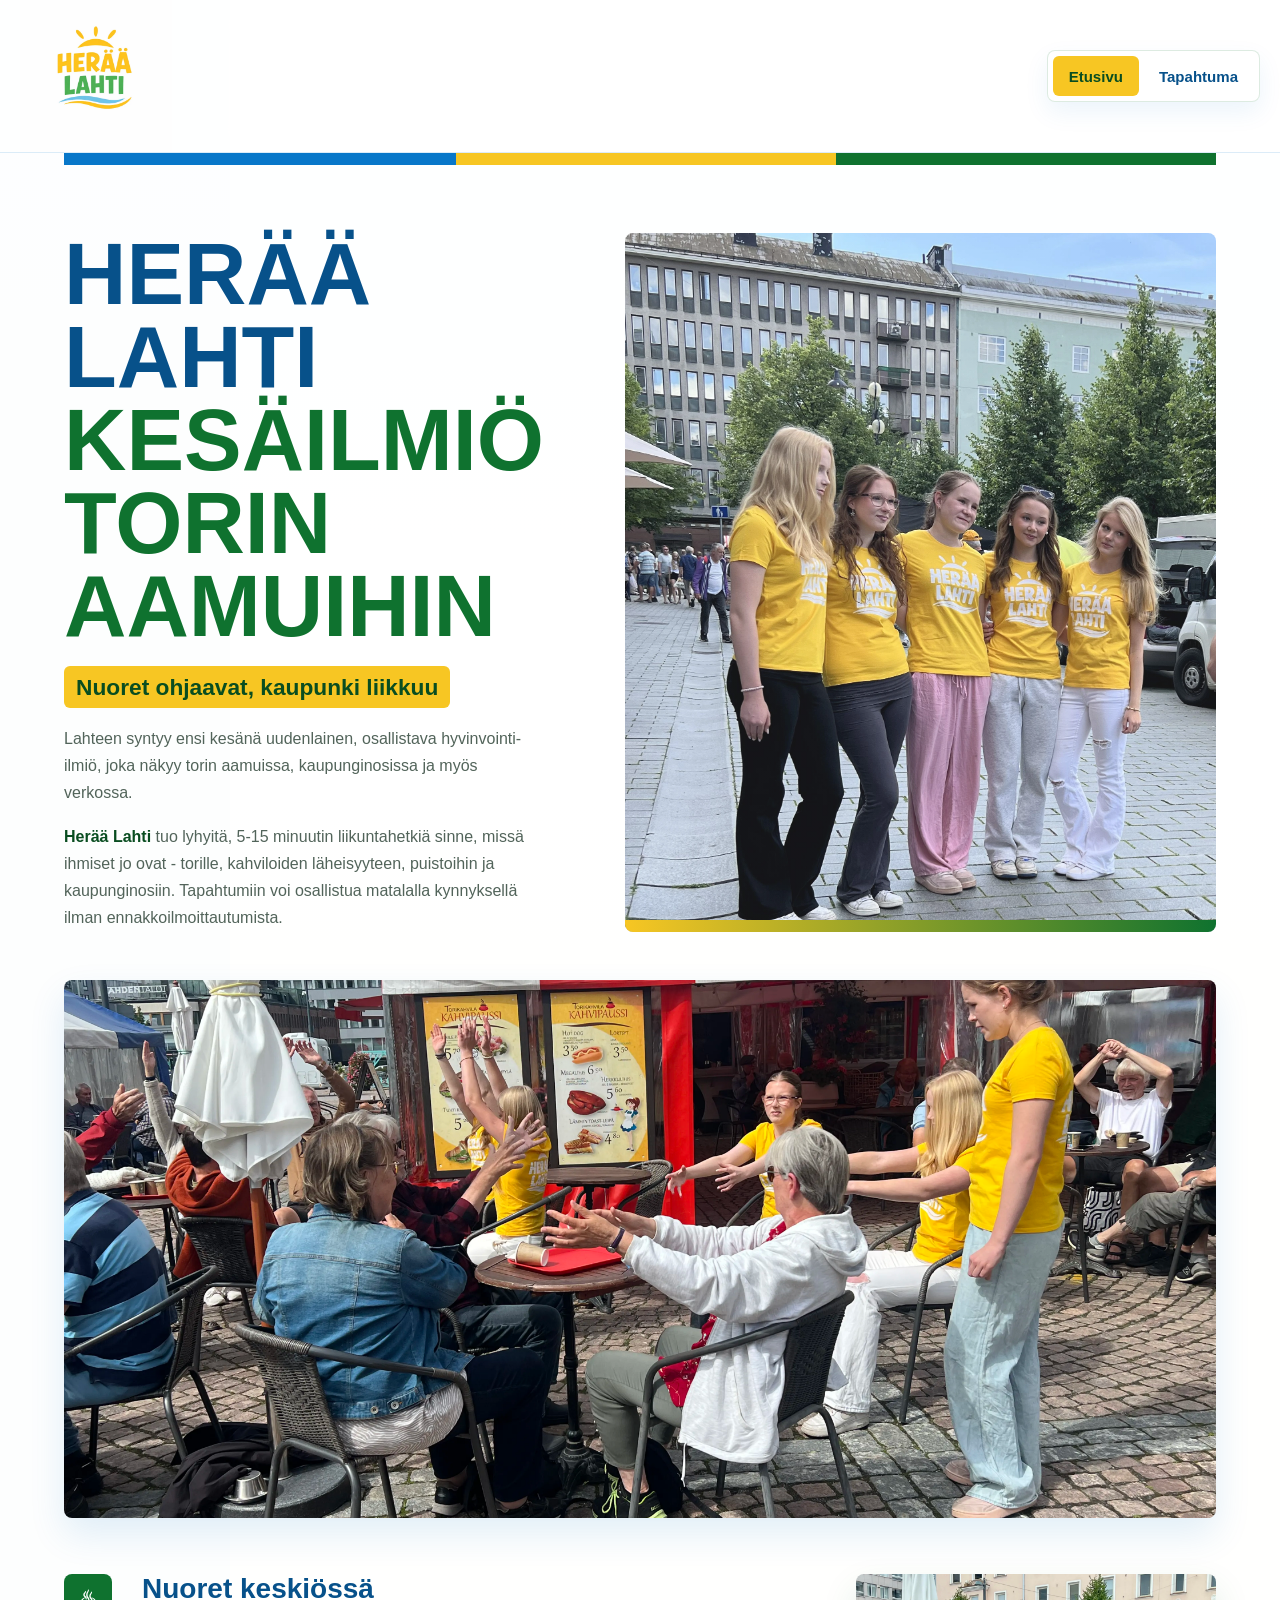
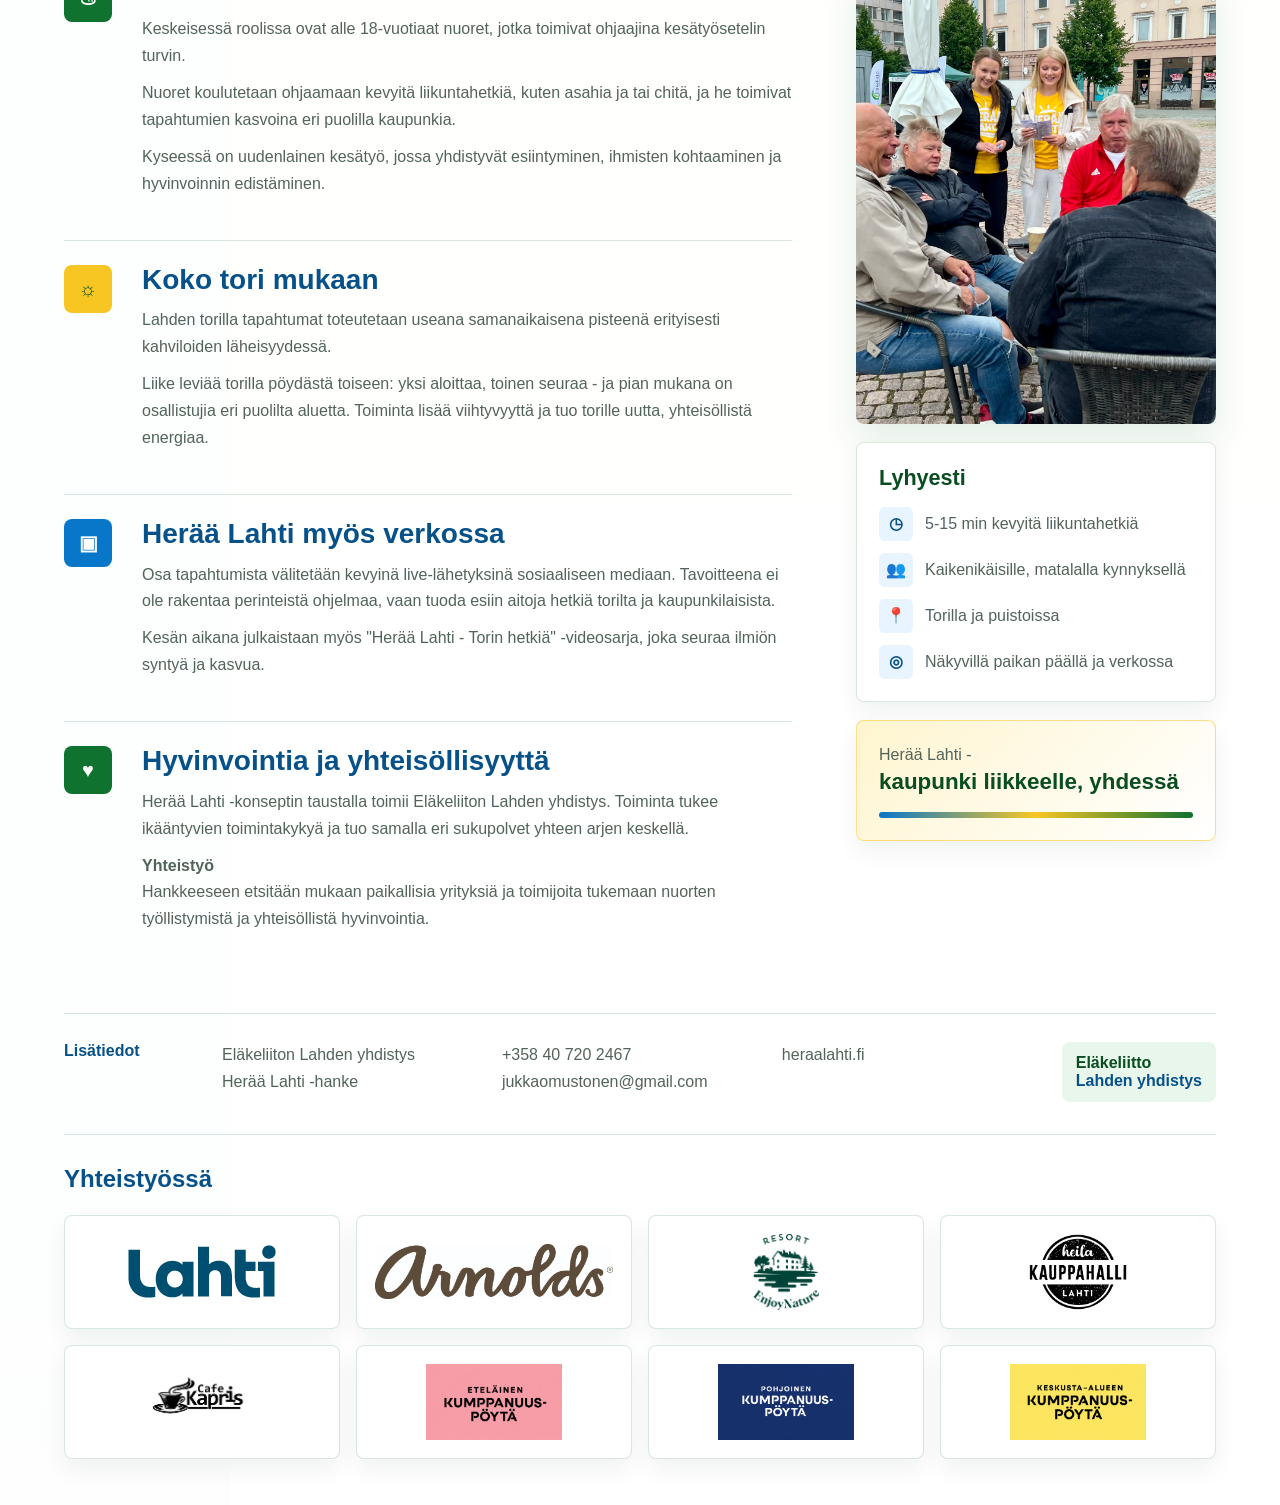
<file: zoner-upload-ascii/index.html>
﻿<!DOCTYPE html>
<html lang="fi">
<head>
  <meta charset="UTF-8">
  <meta name="viewport" content="width=device-width, initial-scale=1.0">
  <title>Herää Lahti | Aamuliikuntaa Lahden torilla kesällä 2026</title>
  <meta name="description" content="Herää Lahti tuo maksuttomia 5-15 minuutin aamuliikuntahetkiä Lahden torille, puistoihin ja kaupunginosiin kesällä 2026. Tule mukaan matalalla kynnyksellä.">
  <meta name="robots" content="index, follow">
  <meta name="author" content="Eläkeliiton Lahden yhdistys">
  <meta name="theme-color" content="#f8d24a">
  <meta name="google-site-verification" content="apN7SmQqGhSXGgotuvpvVWL4LRYgi6kCBspBcqQ1Phw">

  <meta property="og:type" content="website">
  <meta property="og:locale" content="fi_FI">
  <meta property="og:site_name" content="Herää Lahti">
  <meta property="og:title" content="Herää Lahti - aamuliikuntaa Lahden torilla">
  <meta property="og:description" content="Lyhyitä, maksuttomia liikuntahetkiä Lahden torilla ja kaupunkitilassa kesällä 2026. Kaikille avoin tapahtuma ilman ennakkoilmoittautumista.">
  <meta property="og:image" content="https://heraalahti.fi/images/heraa.webp">

  <meta name="twitter:card" content="summary_large_image">
  <meta name="twitter:title" content="Herää Lahti - aamuliikuntaa Lahden torilla">
  <meta name="twitter:description" content="Matalan kynnyksen 5-15 minuutin liikuntahetkiä Lahden torilla kesällä 2026.">
  <meta name="twitter:image" content="https://heraalahti.fi/images/heraa.webp">

  <link rel="canonical" href="https://heraalahti.fi/">
  <link rel="alternate" hreflang="fi" href="https://heraalahti.fi/">
  <link rel="stylesheet" href="style.css?v=20260709-1">
  <script type="application/ld+json">
    {
      "@context": "https://schema.org",
      "@graph": [
        {
          "@type": "Organization",
          "@id": "https://heraalahti.fi/#organization",
          "name": "Eläkeliiton Lahden yhdistys",
          "url": "https://heraalahti.fi/",
          "email": "jukkaomustonen@gmail.com",
          "telephone": "+358407202467"
        },
        {
          "@type": "WebSite",
          "@id": "https://heraalahti.fi/#website",
          "name": "Herää Lahti",
          "url": "https://heraalahti.fi/",
          "inLanguage": "fi",
          "publisher": {
            "@id": "https://heraalahti.fi/#organization"
          }
        },
        {
          "@type": "Event",
          "@id": "https://heraalahti.fi/#heraa-lahti-2026",
          "name": "Herää Lahti - aamuliikuntahetki Lahden torilla",
          "description": "Herää Lahti tarjoaa maksuttomia 5-15 minuutin liikuntahetkiä Lahden torilla, puistoissa ja kaupunginosissa kesällä 2026.",
          "image": "https://heraalahti.fi/images/heraa.webp",
          "startDate": "2026-06-02",
          "endDate": "2026-08-31",
          "eventAttendanceMode": "https://schema.org/OfflineEventAttendanceMode",
          "eventStatus": "https://schema.org/EventScheduled",
          "isAccessibleForFree": true,
          "offers": {
            "@type": "Offer",
            "url": "https://heraalahti.fi/#tapahtuma",
            "price": 0,
            "priceCurrency": "EUR",
            "availability": "https://schema.org/InStock"
          },
          "performer": {
            "@type": "PerformingGroup",
            "name": "Herää Lahti -ohjaajat"
          },
          "location": {
            "@type": "Place",
            "name": "Lahden tori",
            "address": {
              "@type": "PostalAddress",
              "addressLocality": "Lahti",
              "addressCountry": "FI"
            }
          },
          "organizer": {
            "@id": "https://heraalahti.fi/#organization"
          }
        }
      ]
    }
  </script>
</head>

<body>
  <header class="site-header">
    <nav class="top-nav" aria-label="Päänavigaatio">
      <a class="nav-logo" href="#etusivu" data-tab-link="etusivu">
        <img src="images/heraa-logo.webp" alt="Herää Lahti">
      </a>
      <div class="nav-links">
        <a class="nav-link active" href="#etusivu" data-tab-link="etusivu" aria-current="page">Etusivu</a>
        <a class="nav-link" href="#tapahtuma" data-tab-link="tapahtuma">Tapahtuma</a>
      </div>
    </nav>
  </header>

  <main class="page tab-panel active media-page" id="etusivu" data-tab-panel>
    <article class="media-release">
      <section class="media-hero">
        <div class="media-copy">
          
          <h1>Herää Lahti <span>Kesäilmiö torin aamuihin</span></h1>
          <h2>Nuoret ohjaavat, kaupunki liikkuu</h2>
          <p>Lahteen syntyy ensi kesänä uudenlainen, osallistava hyvinvointi-ilmiö, joka näkyy torin aamuissa, kaupunginosissa ja myös verkossa.</p>
          <p><strong>Herää Lahti</strong> tuo lyhyitä, 5-15 minuutin liikuntahetkiä sinne, missä ihmiset jo ovat - torille, kahviloiden läheisyyteen, puistoihin ja kaupunginosiin. Tapahtumiin voi osallistua matalalla kynnyksellä ilman ennakkoilmoittautumista.</p>
        </div>

        <div class="media-brand">
        </div>
      </section>

      <figure class="media-feature-photo">
        <img src="images/jumppa.webp" alt="Herää Lahti -jumppahetki torilla">
      </figure>

      <section class="media-main">
        <div class="media-sections">
          <div class="media-info">
            <div class="media-icon green-icon">♨</div>
            <div>
              <h3>Nuoret keskiössä</h3>
              <p>Keskeisessä roolissa ovat alle 18-vuotiaat nuoret, jotka toimivat ohjaajina kesätyösetelin turvin.</p>
              <p>Nuoret koulutetaan ohjaamaan kevyitä liikuntahetkiä, kuten asahia ja tai chitä, ja he toimivat tapahtumien kasvoina eri puolilla kaupunkia.</p>
              <p>Kyseessä on uudenlainen kesätyö, jossa yhdistyvät esiintyminen, ihmisten kohtaaminen ja hyvinvoinnin edistäminen.</p>
            </div>
          </div>

          <div class="media-info">
            <div class="media-icon yellow-icon">☼</div>
            <div>
              <h3>Koko tori mukaan</h3>
              <p>Lahden torilla tapahtumat toteutetaan useana samanaikaisena pisteenä erityisesti kahviloiden läheisyydessä.</p>
              <p>Liike leviää torilla pöydästä toiseen: yksi aloittaa, toinen seuraa - ja pian mukana on osallistujia eri puolilta aluetta. Toiminta lisää viihtyvyyttä ja tuo torille uutta, yhteisöllistä energiaa.</p>
            </div>
          </div>

          <div class="media-info">
            <div class="media-icon blue-icon">▣</div>
            <div>
              <h3>Herää Lahti myös verkossa</h3>
              <p>Osa tapahtumista välitetään kevyinä live-lähetyksinä sosiaaliseen mediaan. Tavoitteena ei ole rakentaa perinteistä ohjelmaa, vaan tuoda esiin aitoja hetkiä torilta ja kaupunkilaisista.</p>
              <p>Kesän aikana julkaistaan myös "Herää Lahti - Torin hetkiä" -videosarja, joka seuraa ilmiön syntyä ja kasvua.</p>
            </div>
          </div>

          <div class="media-info">
            <div class="media-icon heart-icon">♥</div>
            <div>
              <h3>Hyvinvointia ja yhteisöllisyyttä</h3>
              <p>Herää Lahti -konseptin taustalla toimii Eläkeliiton Lahden yhdistys. Toiminta tukee ikääntyvien toimintakykyä ja tuo samalla eri sukupolvet yhteen arjen keskellä.</p>
              <p><strong>Yhteistyö</strong><br>Hankkeeseen etsitään mukaan paikallisia yrityksiä ja toimijoita tukemaan nuorten työllistymistä ja yhteisöllistä hyvinvointia.</p>
            </div>
          </div>
        </div>

        <aside class="media-visuals">
          <img class="media-photo papat-photo" src="images/papat.webp" alt="Herää Lahti -osallistujat torilla">

          <div class="media-brief">
            <h3>Lyhyesti</h3>
            <div class="brief-grid">
              <div><span>◷</span><p>5-15 min kevyitä liikuntahetkiä</p></div>
              <div><span>👥</span><p>Kaikenikäisille, matalalla kynnyksellä</p></div>
              <div><span>📍</span><p>Torilla ja puistoissa</p></div>
              <div><span>◎</span><p>Näkyvillä paikan päällä ja verkossa</p></div>
            </div>
          </div>

          <div class="media-slogan">
            <p>Herää Lahti -</p>
            <strong>kaupunki liikkeelle, yhdessä</strong>
            <div class="media-wave large-wave"></div>
          </div>
        </aside>
      </section>

      <footer class="media-footer">
        <strong>Lisätiedot</strong>
        <p>Eläkeliiton Lahden yhdistys<br>Herää Lahti -hanke</p>
        <p>+358 40 720 2467<br>jukkaomustonen@gmail.com</p>
        <p>heraalahti.fi</p>
        <div class="footer-logo">Eläkeliitto<br><span>Lahden yhdistys</span></div>
      </footer>
    </article>
  </main>

  <main class="page tab-panel event-page" id="tapahtuma" data-tab-panel hidden>
    <section class="top">
      <div class="brand">
        <div class="brand-branding">
          <img class="brand-logo-image" src="images/heraa-logo.webp" alt="Herää Lahti">
        </div>
        <h1 class="hero-title">Aamuliikunta&shy;hetki<br>Lahden torilla</h1>
        <div class="period-pill"><span>KESÄ 2026</span><strong>2.6.–31.8.2026</strong></div>
      </div>
      <div class="event-side">
        <div class="badge-circle">Liikettä<br>kahvihetkeen</div>
        <figure class="badge-photo">
          <img src="images/koju.webp" alt="Herää Lahti -koju torilla">
        </figure>
      </div>
    </section>

    <section class="hero">
      <article class="hero-copy">
        <p>Herää Lahti tuo lyhyitä, 5–15 minuutin liikuntahetkiä sinne, missä ihmiset jo ovat – torille, kahviloiden läheisyyteen, puistoihin ja kaupunginosiin.</p>
        <p>Tule mukaan matalalla kynnyksellä – yksin tai yhdessä ystävän kanssa. Et tarvitse aiempaa kokemusta, vain avoimen mielen!</p>
        <p class="small-text"><strong>Paikka:</strong> Lahden tori </p>
      </article>
      <div class="hero-image-frame">
        <img class="hero-image" src="images/toriihmiset.webp" alt="Lahden tori ja aamuliikuntahetki">
      </div>
    </section>

    <section class="info-row">
      <div class="card">
        <h2>Mitä tapahtuu?</h2>
        <ul>
          <li><span class="icon">⏱</span><div class="text">5–15 minuutin liikuntahetkiä</div></li>
          <li><span class="icon">📍</span><div class="text">Useita pisteitä torilla</div></li>
          <li><span class="icon">💛</span><div class="text">Helppoja liikkeitä: asahia, tai chiä, venyttelyä ja rentoutusta</div></li>
          <li><span class="icon">🙂</span><div class="text">Ei tarvitse osata – teet omalla tavallasi</div></li>
          <li><span class="icon">🌤</span><div class="text">Ulkoilmassa ja hyvässä seurassa!</div></li>
        </ul>
      </div>
      <div class="card">
        <h2>Missä ja milloin?</h2>
        <ul>
          <li><span class="icon">📍</span><div class="text"><strong>Lahden tori</strong></div></li>
          <li><span class="icon">📅</span><div class="text">2.6.–31.8.2026</div></li>
          <li><span class="icon">⏰</span><div class="text">Useita kertoja viikossa – aikataulut tarkentuvat kesän alussa</div></li>
          <li><span class="icon">🌐</span><div class="text">Seuraa ilmoittelua: heraalahti.fi sekä paikalliset ilmoitustaulut ja some</div></li>
        </ul>
      </div>
    </section>

    <section class="features">
      <div class="feature">
        <div class="icon">👥</div>
        <h3>Yhdessä</h3>
        <p>Tapahtuma kokoaa ikäihmiset liikkeelle ja lisää yhteisöllisyyttä.</p>
      </div>
      <div class="feature">
        <div class="icon">🍃</div>
        <h3>Hyvinvointia</h3>
        <p>Kevyt liike tukee toimintakykyä, tasapainoa ja jaksamista.</p>
      </div>
      <div class="feature">
        <div class="icon">☀️</div>
        <h3>Hyvä mieli</h3>
        <p>Positiivinen tunnelma, ilo ja nauru tekevät hyvää!</p>
      </div>
      <div class="feature">
        <div class="icon">💚</div>
        <h3>Kaikille</h3>
        <p>Tapahtuma on avoin kaikille – tee omana itsenäsi!</p>
      </div>
    </section>

    <section class="cta-strip">
      <div class="cta-text"><span class="heart">❤</span>Tule mukaan – yksi hetki voi muuttaa päivän!</div>
      <div class="cta-action">Ota ystävä mukaan!</div>
    </section>

    <footer class="footer">
      <div>
        <p><strong>Järjestää:</strong> Eläkeliiton Lahden yhdistys</p>
        <p>LISÄTIETOJA: +358 40 720 2467 | jukkaomustonen@gmail.com</p>
      </div>
      <div>
        <p>heraalahti.fi</p>
        <p>Seuraa tapahtumaa ja ilmoittelua paikallisissa kanavissa.</p>
      </div>
    </footer>
  </main>

  <section class="page tab-panel summer-job-page" id="kesatyo" data-tab-panel hidden>
    <article class="poster">
      <section class="poster-hero">
        <img class="poster-logo-image" src="images/heraa-logo.webp" alt="Herää Lahti">

        <div class="poster-intro">
          <h2>Kesätyö, joka herättää kaupungin!</h2>
          <h3>Liity Herää Lahti -tiimiin!</h3>
          <p>Etsimme alle 18-vuotiaita nuoria kesätöihin lyhyiden liikuntahetkien ohjaajaksi Lahden torilla.</p>
          <p>Sinusta koulutetaan lyhyellä valmennuksella tasapainon, kevyen liikkeen ja venyttelyn ohjaaja, joka vetää tapahtumien hyvinvointihetkiä eri puolilla kaupunkia.</p>

          <div class="voucher-note">
            <div class="voucher-icon">🎟</div>
            <div>
              <h4>Pääset hakemaan kesätyösetelillä!</h4>
              <p>Kesätyöseteli on Lahden kaupungin tuki alle 18-vuotiaan nuoren kesätyöhön.</p>
            </div>
          </div>
        </div>

        <div class="poster-photo-wrap">
          <img src="images/kaksikkoselka.webp" alt="Kaksi nuorta ohjaajaa torilla">
          <div class="poster-blue-badge">Liikettä<br>ihmisten<br>arkeen!</div>
        </div>
      </section>

      <section class="job-contents">
        <h2>Mitä työ pitää sisällään?</h2>
        <div class="job-grid">
          <div class="job-item">
            <div class="job-icon">⏱</div>
            <h3>Lyhyet liikuntahetket<br>5-15 minuuttia</h3>
            <p>Ohjaat helppoja liikkeitä kaikenikäisille torilla, puistossa tai muualla kaupungissa.</p>
          </div>
          <div class="job-item">
            <div class="job-icon">👥</div>
            <h3>Innostat ja kutsut<br>mukaan</h3>
            <p>Hymyilet, näytät liikkeen ja tuot hyvän fiiliksen. Et opeta - innostat!</p>
          </div>
          <div class="job-item">
            <div class="job-icon">♡</div>
            <h3>Levität hyvää fiilistä<br>ja yhteisöllisyyttä</h3>
            <p>Kaikki liike on oikein. Tärkeintä on yhdessäolo ja hyvä energia.</p>
          </div>
          <div class="job-item">
            <div class="job-icon">▣</div>
            <h3>Teet somea<br>tapahtumista</h3>
            <p>Kuvaat lyhyitä videoita ja jaat iloisia hetkiä. Hymy on tärkeämpää kuin täydellisyys!</p>
          </div>
        </div>
      </section>

      <section class="audience-strip">
        <div class="audience-icon">👥</div>
        <div>
          <h2>Kenelle tapahtumat on tarkoitettu?</h2>
          <p>Tapahtumiemme kohderyhmänä ovat erityisesti paikalliset asukkaat - esimerkiksi ulkoterasseilla istuvat vanhemmat henkilöt, ohikulkijat, eläkeläiset, perheet ja kaikki, jotka haluavat piristää päiväänsä pienellä liikkeellä.</p>
        </div>
        <div class="terrace-sketch">☂</div>
      </section>

      <section class="poster-cards">
        <div class="poster-card">
          <h2>Kenelle?</h2>
          <ul>
            <li>Olet 15-17 vuotias</li>
            <li>Onko kiinnostusta hyvinvointiin, liikkumiseen ja ihmisten innostamiseen?</li>
            <li>Onko kokemusta esiintymisestä tai ohjaamisesta?</li>
            <li>Pidätkö esiintymisestä tai liikkumisesta?</li>
          </ul>
          <div class="corner-heart">♡</div>
        </div>

        <div class="poster-card warm">
          <h2>Miksi tähän kannattaa lähteä?</h2>
          <ul>
            <li>Saat arvokasta kokemusta tapahtuma- ja ohjaustyöstä</li>
            <li>Pääset työskentelemään ulkona ja osana innostavaa tiimiä</li>
            <li>Teet työtä, jolla on oikea merkitys - liike tuo iloa ja hyvinvointia ihmisten arkeen</li>
            <li>Saat palkkaa ja kesän, josta jää hyvä mieli.</li>
          </ul>
          <div class="corner-sun">☼</div>
        </div>
      </section>

      <section class="poster-bottom">
        <div class="details-box">
          <h2>Käytännön tietoa</h2>
          <p><strong>Kesä 2026</strong><br>Työjakso heinä,- elokuussa 2026 sopimuksen mukaan</p>
          <p><strong>Työpaikka</strong><br>Lahti: torit, puistot jamuut kohtaamispaikat</p>
          <p><strong>Palkkaus</strong><br>Eteläisen Lahden yhdistyksen mukainen kesätyön palkkaus</p>
        </div>

        <div class="green-circle">Yhdessä<br>teemme Lahdesta<br>liikuttavamman<br>kaupungin!</div>

        <div class="details-box">
          <h2>Kiinnostuitko?</h2>
          <p>Lähetä lyhyt hakemus tai kerro itsestäsi ja miksi haluaisit mukaan!</p>
          <p>jukkaomustonen@gmail.com<br>+358 40 720 2467<br>heraalahti.fi</p>
          <h3>Hae 14.6.2026 mennessä</h3>
        </div>
      </section>

      <footer class="poster-footer">
        <p>Herää Lahti - hetki, joka saa ihmiset liikkeelle</p>
        <strong>Tule mukaan - yksi hetki voi muuttaa päivän!</strong>
      </footer>
    </article>
  </section>

  <section class="partners" aria-labelledby="partners-title">
    <div class="partners-inner">
      <h2 id="partners-title">Yhteistyössä</h2>
      <div class="partner-logos" aria-label="Yhteistyökumppanit">
        <span class="partner-logo">
          <img src="images/lahtilogo.png" alt="Lahti">
        </span>
        <a class="partner-logo" href="https://arnolds.fi/" target="_blank" rel="noopener">
          <img src="images/arnolds-logo.jpg" alt="Arnolds">
        </a>
        <a class="partner-logo" href="https://enjoynature.fi/" target="_blank" rel="noopener">
          <img src="images/resort-logo.png" alt="Resort">
        </a>
        <a class="partner-logo" href="https://lahdenkauppahalli.fi/" target="_blank" rel="noopener">
          <img src="images/kauppahalli-logo.png" alt="Lahden Kauppahalli">
        </a>
        <a class="partner-logo" href="https://cafekapris.fi/" target="_blank" rel="noopener">
          <img src="images/kapris-logo.jpg" alt="Kapris">
        </a>
        <span class="partner-logo">
          <img src="images/etelainen.png" alt="Eteläisen alueen kumppanuuspöytä">
        </span>
        <span class="partner-logo">
          <img src="images/pohjoinen.png" alt="Pohjoinen kumppanuuspöytä">
        </span>
        <span class="partner-logo">
          <img src="images/keskusta.png" alt="Keskusta-alueen kumppanuuspöytä">
        </span>
      </div>
    </div>
  </section>

  <script>
    const tabLinks = document.querySelectorAll("[data-tab-link]");
    const panels = document.querySelectorAll("[data-tab-panel]");
    const publicTabs = new Set(Array.from(tabLinks, (link) => link.dataset.tabLink));

    function showTab(tabId) {
      const targetTabId = publicTabs.has(tabId) ? tabId : "etusivu";

      panels.forEach((panel) => {
        const isActive = panel.id === targetTabId;
        panel.hidden = !isActive;
        panel.classList.toggle("active", isActive);
      });

      tabLinks.forEach((link) => {
        const isActive = link.dataset.tabLink === targetTabId;
        link.classList.toggle("active", isActive);

        if (link.classList.contains("nav-link")) {
          if (isActive) {
            link.setAttribute("aria-current", "page");
          } else {
            link.removeAttribute("aria-current");
          }
        }
      });

      history.replaceState(null, "", `#${targetTabId}`);
      window.scrollTo({ top: 0, left: 0, behavior: "auto" });
    }

    tabLinks.forEach((link) => {
      link.addEventListener("click", (event) => {
        event.preventDefault();
        showTab(link.dataset.tabLink);
      });
    });

    const initialTab = window.location.hash.replace("#", "") || "etusivu";
    showTab(document.getElementById(initialTab) ? initialTab : "etusivu");
  </script>
</body>
</html>
</file>
<file: zoner-upload-ascii/style.css>
:root {
  --blue: #0877c9;
  --blue-dark: #07518a;
  --blue-soft: #e8f4ff;
  --green: #0f722f;
  --green-dark: #094d20;
  --green-soft: #e9f6ec;
  --yellow: #f7c623;
  --yellow-soft: #fff5cf;
  --ink: #17231d;
  --muted: #52645a;
  --line: rgba(15, 114, 47, 0.16);
  --paper: #fffdf6;
  --white: #ffffff;
  --shadow: 0 18px 42px rgba(18, 36, 28, 0.1);
}

* {
  box-sizing: border-box;
}

html {
  overflow-x: hidden;
  scroll-behavior: smooth;
}

body {
  margin: 0;
  font-family: "Segoe UI", Arial, sans-serif;
  color: var(--ink);
  background:
    linear-gradient(90deg, rgba(8, 119, 201, 0.08) 0 18%, transparent 18% 100%),
    linear-gradient(180deg, #f7fbff 0%, #fffdf6 46%, #f2faef 100%);
  overflow-x: hidden;
}

img {
  max-width: 100%;
}

button,
a {
  font: inherit;
}

.site-header {
  position: sticky;
  top: 0;
  z-index: 30;
  background: rgba(255, 255, 255, 0.95);
  border-bottom: 1px solid rgba(8, 119, 201, 0.14);
  backdrop-filter: blur(14px);
}

.top-nav {
  width: min(1440px, calc(100% - 40px));
  min-height: 76px;
  margin: 0 auto;
  display: flex;
  align-items: center;
  justify-content: space-between;
  gap: 20px;
}

.nav-logo {
  display: inline-flex;
  align-items: center;
  text-decoration: none;
}

.nav-logo img {
  width: clamp(112px, 12vw, 152px);
  height: auto;
  display: block;
}

.nav-links {
  display: flex;
  align-items: center;
  gap: 4px;
  padding: 5px;
  border: 1px solid rgba(15, 114, 47, 0.14);
  background: var(--white);
  border-radius: 8px;
  box-shadow: 0 10px 24px rgba(8, 119, 201, 0.08);
  overflow-x: auto;
  scrollbar-width: none;
}

.nav-links::-webkit-scrollbar {
  display: none;
}

.nav-link {
  display: inline-flex;
  align-items: center;
  justify-content: center;
  min-height: 40px;
  border: 0;
  border-radius: 6px;
  padding: 9px 16px;
  color: var(--blue-dark);
  background: transparent;
  cursor: pointer;
  font-size: 0.94rem;
  font-weight: 800;
  text-decoration: none;
  white-space: nowrap;
}

.nav-link:hover,
.nav-link.active {
  color: var(--green-dark);
  background: var(--yellow);
}

.page {
  width: 100%;
  margin: 0;
  padding: 0;
}

.tab-panel[hidden] {
  display: none;
}

.media-release,
.event-page,
.poster {
  position: relative;
  overflow: hidden;
  background: rgba(255, 255, 255, 0.92);
  border: 0;
  border-radius: 0;
  box-shadow: none;
}

.media-release::before,
.event-page::before,
.poster::before {
  content: "";
  display: block;
  height: 12px;
  background: linear-gradient(90deg, var(--blue) 0 34%, var(--yellow) 34% 67%, var(--green) 67% 100%);
}

.media-release {
  padding: 0 clamp(24px, 5vw, 84px);
}

.media-hero {
  display: grid;
  grid-template-columns: minmax(0, 0.9fr) minmax(380px, 1.1fr);
  gap: clamp(38px, 6vw, 92px);
  align-items: center;
  width: min(1480px, 100%);
  margin: 0 auto;
  padding: 68px 0 48px;
}

.media-copy {
  display: grid;
  gap: 18px;
}

.media-copy h1,
.hero-title,
.poster-intro h2 {
  margin: 0;
  color: var(--blue-dark);
  font-size: 5.4rem;
  line-height: 0.96;
  font-weight: 900;
  text-transform: uppercase;
}

.media-copy h1 span,
.hero-title span {
  color: var(--green);
}

.media-copy h2,
.poster-intro h3 {
  width: fit-content;
  margin: 0;
  padding: 8px 12px;
  color: var(--green-dark);
  background: var(--yellow);
  border-radius: 6px;
  font-size: 1.42rem;
  line-height: 1.15;
}

.media-copy p,
.hero-copy p,
.poster-intro p,
.media-info p,
.feature p,
.job-item p,
.audience-strip p,
.poster-card li,
.details-box p,
.footer p,
.media-footer p {
  color: var(--muted);
  line-height: 1.68;
  font-size: 1rem;
}

.media-copy p {
  max-width: 670px;
  margin: 0;
}

.media-copy strong,
.hero-copy strong,
.details-box strong {
  color: var(--green-dark);
}

.media-brand {
  position: relative;
  align-self: stretch;
  min-height: 470px;
  display: grid;
  place-items: center;
  padding: 24px;
  background-color: var(--blue-soft);
  background-image:
    linear-gradient(rgba(255, 255, 255, 0.08), rgba(255, 255, 255, 0.08)),
    url("images/ryhma2.webp");
  background-position: center;
  background-size: cover;
  background-repeat: no-repeat;
  border-radius: 8px;
  overflow: hidden;
}

.media-brand::after {
  content: "";
  position: absolute;
  inset: auto 0 0;
  height: 12px;
  background: linear-gradient(90deg, var(--yellow), var(--green));
}

.media-feature-photo,
.badge-photo,
.poster-photo-wrap {
  margin: 0;
}

.media-feature-photo {
  width: min(1480px, 100%);
  margin: 0 auto;
  border-radius: 8px;
  overflow: hidden;
  box-shadow: 0 16px 36px rgba(8, 119, 201, 0.12);
}

.media-feature-photo img {
  width: 100%;
  height: clamp(360px, 42vw, 620px);
  display: block;
  object-fit: cover;
  object-position: center;
}

.media-main {
  display: grid;
  grid-template-columns: minmax(0, 1fr) minmax(360px, 0.46fr);
  gap: clamp(38px, 5vw, 76px);
  width: min(1480px, 100%);
  margin: 0 auto;
  padding: 56px 0;
}

.media-sections,
.job-grid,
.poster-cards {
  display: grid;
  gap: 18px;
}

.media-info {
  display: grid;
  grid-template-columns: 58px minmax(0, 1fr);
  gap: 20px;
  padding: 24px 0;
  border-top: 1px solid var(--line);
}

.media-info:first-child {
  border-top: 0;
  padding-top: 0;
}

.media-info h3,
.card h2,
.feature h3,
.job-contents h2,
.audience-strip h2,
.poster-card h2,
.details-box h2 {
  margin: 0 0 12px;
  color: var(--blue-dark);
  font-size: 1.75rem;
  line-height: 1.1;
}

.media-info p,
.media-footer p {
  margin: 0 0 10px;
}

.media-info p:last-child,
.media-footer p:last-child {
  margin-bottom: 0;
}

.media-icon,
.feature .icon,
.job-icon,
.audience-icon,
.card li .icon {
  display: grid;
  place-items: center;
  width: 48px;
  height: 48px;
  border-radius: 8px;
  font-weight: 900;
  line-height: 1;
}

.media-icon {
  color: var(--white);
  font-size: 1.25rem;
}

.green-icon,
.heart-icon {
  background: var(--green);
}

.yellow-icon {
  color: var(--green-dark);
  background: var(--yellow);
}

.blue-icon {
  background: var(--blue);
}

.media-visuals {
  display: grid;
  gap: 18px;
  align-self: start;
}

.media-photo {
  width: 100%;
  aspect-ratio: 4 / 5;
  display: block;
  object-fit: cover;
  object-position: 68% center;
  border-radius: 8px;
  box-shadow: 0 16px 36px rgba(15, 114, 47, 0.12);
}

.papat-photo {
  object-position: 38% center;
}

.media-brief,
.media-slogan,
.card,
.feature,
.job-item,
.poster-card,
.details-box,
.voucher-note {
  background: var(--white);
  border: 1px solid var(--line);
  border-radius: 8px;
  box-shadow: 0 10px 24px rgba(18, 36, 28, 0.06);
}

.media-brief,
.media-slogan {
  padding: 22px;
}

.media-brief h3 {
  margin: 0 0 16px;
  color: var(--green-dark);
  font-size: 1.35rem;
}

.brief-grid {
  display: grid;
  gap: 12px;
}

.brief-grid div {
  display: grid;
  grid-template-columns: 36px minmax(0, 1fr);
  gap: 10px;
  align-items: center;
}

.brief-grid span {
  display: grid;
  place-items: center;
  width: 34px;
  height: 34px;
  color: var(--blue-dark);
  background: var(--blue-soft);
  border-radius: 6px;
  font-weight: 900;
}

.brief-grid p,
.media-slogan p {
  margin: 0;
  color: var(--muted);
  line-height: 1.45;
}

.media-slogan {
  border-color: rgba(247, 198, 35, 0.52);
  background: linear-gradient(135deg, var(--yellow-soft), var(--white));
}

.media-slogan strong {
  display: block;
  margin-top: 4px;
  color: var(--green-dark);
  font-size: 1.4rem;
  line-height: 1.1;
}

.media-wave {
  height: 6px;
  width: 100%;
  margin-top: 18px;
  background: linear-gradient(90deg, var(--blue), var(--yellow), var(--green));
  border-radius: 8px;
}

.media-footer,
.footer,
.poster-footer {
  display: grid;
  gap: 18px;
  align-items: start;
  padding: 28px 0;
  border-top: 1px solid var(--line);
}

.media-footer {
  grid-template-columns: 140px 1fr 1fr 1fr auto;
}

.footer,
.poster-footer {
  grid-template-columns: 1fr 1fr;
}

.media-footer strong,
.poster-footer strong {
  color: var(--blue-dark);
}

.footer-logo {
  justify-self: end;
  width: fit-content;
  padding: 12px 14px;
  color: var(--green-dark);
  background: var(--green-soft);
  border-radius: 8px;
  font-weight: 900;
}

.footer-logo span {
  color: var(--blue-dark);
  font-weight: 700;
}

.event-page {
  padding: 0 clamp(24px, 5vw, 84px) 62px;
}

.top {
  display: grid;
  grid-template-columns: minmax(0, 0.86fr) minmax(420px, 1fr);
  gap: clamp(44px, 6vw, 96px);
  align-items: start;
  width: min(1480px, 100%);
  margin: 0 auto;
  padding: 68px 0 38px;
}

.brand {
  display: grid;
  gap: 20px;
  min-width: 0;
  padding-right: 10px;
}

.brand-logo-image {
  width: min(260px, 70vw);
  display: block;
}

.hero-title {
  max-width: 820px;
}

.event-page .hero-title {
  max-width: 760px;
  font-size: 4.35rem;
  hyphens: auto;
  overflow-wrap: normal;
}

.period-pill {
  width: fit-content;
  display: flex;
  flex-wrap: wrap;
  gap: 8px 12px;
  align-items: center;
  padding: 11px 14px;
  color: var(--blue-dark);
  background: var(--yellow);
  border-radius: 8px;
  font-weight: 900;
}

.period-pill span {
  color: var(--green-dark);
  font-weight: 800;
}

.event-side {
  position: relative;
  min-height: 460px;
}

.badge-circle {
  position: absolute;
  right: 18px;
  top: 18px;
  z-index: 2;
  width: min(170px, 42vw);
  aspect-ratio: 1;
  display: grid;
  place-items: center;
  padding: 18px;
  text-align: center;
  color: var(--green-dark);
  background: var(--yellow);
  border: 8px solid var(--white);
  border-radius: 50%;
  box-shadow: 0 18px 34px rgba(18, 36, 28, 0.15);
  font-weight: 900;
  line-height: 1.15;
}

.badge-photo img {
  width: 100%;
  height: clamp(420px, 40vw, 590px);
  display: block;
  object-fit: cover;
  object-position: center;
  border-radius: 8px;
}

.hero {
  display: grid;
  grid-template-columns: minmax(0, 0.82fr) minmax(420px, 1.18fr);
  gap: clamp(28px, 4vw, 58px);
  align-items: stretch;
  width: min(1480px, 100%);
  margin: 0 auto;
  padding: 28px 0 46px;
}

.hero-copy {
  padding: 28px;
  background: var(--blue-soft);
  border-left: 8px solid var(--blue);
  border-radius: 8px;
}

.hero-copy p {
  margin: 0 0 16px;
}

.hero-copy p:last-child {
  margin-bottom: 0;
}

.hero-image-frame {
  overflow: hidden;
  border-radius: 8px;
  box-shadow: 0 16px 34px rgba(8, 119, 201, 0.12);
}

.hero-image {
  width: 100%;
  height: 100%;
  min-height: 320px;
  display: block;
  object-fit: cover;
  object-position: center;
}

.info-row {
  display: grid;
  grid-template-columns: repeat(2, minmax(0, 1fr));
  gap: 22px;
  width: min(1480px, 100%);
  margin: 0 auto;
  padding: 4px 0 40px;
}

.card {
  padding: 28px;
}

.card ul,
.poster-card ul {
  display: grid;
  gap: 14px;
  margin: 0;
  padding: 0;
  list-style: none;
}

.card li {
  display: grid;
  grid-template-columns: 42px minmax(0, 1fr);
  gap: 12px;
  align-items: start;
}

.card li .icon {
  width: 38px;
  height: 38px;
  color: var(--green-dark);
  background: var(--green-soft);
  font-size: 1rem;
}

.card li .text {
  min-width: 0;
  color: var(--muted);
  line-height: 1.58;
}

.features {
  display: grid;
  grid-template-columns: repeat(4, minmax(0, 1fr));
  gap: 16px;
  width: min(1480px, 100%);
  margin: 0 auto;
  padding: 8px 0 42px;
}

.feature {
  padding: 24px 20px;
}

.feature .icon {
  width: 42px;
  height: 42px;
  margin-bottom: 16px;
  color: var(--blue-dark);
  background: var(--yellow);
}

.feature h3 {
  margin-bottom: 8px;
  font-size: 1.12rem;
}

.feature p {
  margin: 0;
  font-size: 0.94rem;
}

.cta-strip {
  display: flex;
  flex-wrap: wrap;
  gap: 16px;
  align-items: center;
  justify-content: space-between;
  padding: 26px;
  color: var(--white);
  background: linear-gradient(90deg, var(--blue-dark), var(--green));
  border-radius: 8px;
}

.cta-text {
  display: flex;
  gap: 12px;
  align-items: center;
  font-size: 1.2rem;
  font-weight: 900;
}

.heart {
  display: grid;
  place-items: center;
  width: 42px;
  height: 42px;
  color: var(--green-dark);
  background: var(--yellow);
  border-radius: 8px;
}

.cta-action {
  padding: 10px 14px;
  color: var(--green-dark);
  background: var(--yellow);
  border-radius: 8px;
  font-weight: 900;
}

.footer {
  width: min(1480px, 100%);
  margin-right: auto;
  margin-left: auto;
  padding: 26px 0 0;
  margin-top: 34px;
}

.footer p {
  margin: 0 0 8px;
}

.summer-job-page {
  width: 100%;
  max-width: none;
}

.poster {
  padding: 0 clamp(24px, 5vw, 84px) 62px;
}

.poster-hero {
  display: grid;
  grid-template-columns: minmax(180px, 240px) minmax(0, 0.96fr) minmax(420px, 1fr);
  gap: clamp(28px, 4vw, 60px);
  align-items: center;
  width: min(1480px, 100%);
  margin: 0 auto;
  padding: 62px 0 48px;
}

.poster-logo-image {
  width: 100%;
  max-width: 230px;
  display: block;
}

.poster-intro {
  display: grid;
  gap: 14px;
}

.poster-intro h2 {
  font-size: 4.35rem;
}

.poster-intro h3 {
  color: var(--blue-dark);
}

.poster-intro p {
  margin: 0;
}

.voucher-note {
  display: grid;
  grid-template-columns: 46px minmax(0, 1fr);
  gap: 14px;
  align-items: start;
  padding: 18px;
  background: var(--yellow-soft);
}

.voucher-icon {
  display: grid;
  place-items: center;
  width: 42px;
  height: 42px;
  border-radius: 8px;
  color: var(--white);
  background: var(--blue);
}

.voucher-note h4 {
  margin: 0 0 4px;
  color: var(--green-dark);
}

.voucher-note p {
  margin: 0;
  font-size: 0.94rem;
}

.poster-photo-wrap {
  position: relative;
  overflow: hidden;
  border-radius: 8px;
  box-shadow: 0 16px 34px rgba(15, 114, 47, 0.12);
}

.poster-photo-wrap img {
  width: 100%;
  height: 430px;
  display: block;
  object-fit: cover;
  object-position: center;
}

.poster-blue-badge {
  position: absolute;
  left: 16px;
  bottom: 16px;
  padding: 12px 14px;
  color: var(--white);
  background: var(--blue);
  border-radius: 8px;
  font-weight: 900;
  line-height: 1.12;
}

.job-contents {
  width: min(1480px, 100%);
  margin: 0 auto;
  padding: 34px 0;
  border-top: 1px solid var(--line);
}

.job-grid {
  grid-template-columns: repeat(4, minmax(0, 1fr));
}

.job-item {
  padding: 22px;
}

.job-icon {
  margin-bottom: 16px;
  color: var(--green-dark);
  background: var(--yellow);
}

.job-item h3 {
  margin: 0 0 10px;
  color: var(--blue-dark);
  font-size: 1.08rem;
  line-height: 1.25;
}

.job-item p {
  margin: 0;
  font-size: 0.94rem;
}

.audience-strip {
  display: grid;
  grid-template-columns: 54px minmax(0, 1fr) 70px;
  gap: 18px;
  align-items: center;
  padding: 24px;
  width: min(1480px, 100%);
  margin: 0 auto;
  color: var(--blue-dark);
  background: var(--blue-soft);
  border-left: 8px solid var(--blue);
  border-radius: 8px;
}

.audience-icon {
  color: var(--white);
  background: var(--blue);
}

.audience-strip h2,
.audience-strip p {
  margin: 0;
}

.audience-strip p {
  margin-top: 8px;
}

.terrace-sketch {
  display: grid;
  place-items: center;
  color: var(--green-dark);
  font-size: 2.6rem;
}

.poster-cards {
  grid-template-columns: repeat(2, minmax(0, 1fr));
  width: min(1480px, 100%);
  margin: 0 auto;
  padding: 34px 0;
}

.poster-card {
  position: relative;
  min-height: 100%;
  padding: 28px;
}

.poster-card.warm {
  background: var(--yellow-soft);
}

.poster-card li {
  position: relative;
  padding-left: 24px;
}

.poster-card li::before {
  content: "";
  position: absolute;
  left: 0;
  top: 0.72em;
  width: 9px;
  height: 9px;
  background: var(--green);
  border-radius: 50%;
}

.corner-heart,
.corner-sun {
  position: absolute;
  right: 22px;
  bottom: 18px;
  color: var(--blue);
  font-size: 2rem;
  opacity: 0.28;
}

.poster-bottom {
  display: grid;
  grid-template-columns: minmax(0, 1fr) 220px minmax(0, 1fr);
  gap: 22px;
  align-items: stretch;
  width: min(1480px, 100%);
  margin: 0 auto;
  padding-bottom: 34px;
}

.details-box {
  padding: 26px;
}

.details-box p {
  margin: 0 0 16px;
}

.details-box h3 {
  width: fit-content;
  margin: 10px 0 0;
  padding: 9px 12px;
  color: var(--green-dark);
  background: var(--yellow);
  border-radius: 8px;
  font-size: 1.08rem;
}

.green-circle {
  display: grid;
  place-items: center;
  min-height: 220px;
  padding: 22px;
  color: var(--white);
  background: linear-gradient(160deg, var(--green), var(--blue-dark));
  border-radius: 8px;
  text-align: center;
  font-size: 1.2rem;
  font-weight: 900;
  line-height: 1.25;
}

.poster-footer {
  padding-bottom: 0;
  width: min(1480px, 100%);
  margin: 0 auto;
}

.poster-footer p {
  margin: 0;
  color: var(--muted);
}

.partners {
  padding: 0 clamp(24px, 5vw, 84px) 46px;
  background: rgba(255, 255, 255, 0.92);
}

.partners-inner {
  width: min(1480px, 100%);
  margin: 0 auto;
  padding-top: 30px;
  border-top: 1px solid var(--line);
}

.partners h2 {
  margin: 0 0 22px;
  color: var(--blue-dark);
  font-size: 1.5rem;
  line-height: 1.15;
}

.partner-logos {
  display: grid;
  grid-template-columns: repeat(4, minmax(0, 1fr));
  gap: 16px;
  align-items: stretch;
}

.partner-logo {
  min-height: 112px;
  display: grid;
  place-items: center;
  padding: 18px;
  background: var(--white);
  border: 1px solid var(--line);
  border-radius: 8px;
  box-shadow: 0 10px 24px rgba(18, 36, 28, 0.06);
  transition: border-color 160ms ease, box-shadow 160ms ease, transform 160ms ease;
}

.partner-logo:hover,
.partner-logo:focus-visible {
  border-color: rgba(8, 119, 201, 0.38);
  box-shadow: 0 14px 30px rgba(8, 119, 201, 0.12);
  transform: translateY(-2px);
}

.partner-logo:focus-visible {
  outline: 3px solid rgba(247, 198, 35, 0.8);
  outline-offset: 3px;
}

.partner-logo img {
  width: auto;
  max-width: 100%;
  max-height: 76px;
  display: block;
  object-fit: contain;
}

@media (max-width: 980px) {
  .media-copy h1,
  .hero-title {
    font-size: 4rem;
  }

  .event-page .hero-title {
    max-width: 760px;
    font-size: 3.7rem;
  }

  .poster-intro h2 {
    font-size: 3.4rem;
  }

  .media-copy h2,
  .poster-intro h3 {
    font-size: 1.25rem;
  }

  .media-info h3,
  .card h2,
  .feature h3,
  .job-contents h2,
  .audience-strip h2,
  .poster-card h2,
  .details-box h2 {
    font-size: 1.55rem;
  }

  .media-release,
  .event-page,
  .poster {
    padding-left: 28px;
    padding-right: 28px;
  }

  .media-hero,
  .media-main,
  .hero,
  .poster-hero,
  .poster-bottom {
    grid-template-columns: 1fr;
  }

  .top {
    grid-template-columns: 1fr;
    gap: 28px;
  }

  .media-brand,
  .event-side {
    min-height: auto;
  }

  .badge-photo img {
    height: 420px;
  }

  .media-main {
    gap: 28px;
  }

  .media-photo {
    aspect-ratio: 16 / 9;
  }

  .info-row,
  .features,
  .job-grid,
  .poster-cards,
  .partner-logos,
  .media-footer,
  .footer,
  .poster-footer {
    grid-template-columns: 1fr 1fr;
  }

  .poster-logo-image {
    max-width: 190px;
  }
}

@media (max-width: 700px) {
  .top-nav {
    width: min(100% - 20px, 1180px);
    min-height: auto;
    padding: 10px 0;
    align-items: flex-start;
    flex-direction: column;
  }

  .nav-links {
    width: 100%;
  }

  .nav-link {
    flex: 1 0 auto;
    padding: 9px 12px;
    font-size: 0.88rem;
  }

  .page {
    width: 100%;
    padding: 0;
  }

  .media-release,
  .event-page,
  .poster,
  .partners {
    padding-left: 18px;
    padding-right: 18px;
  }

  .media-hero,
  .top,
  .poster-hero {
    padding-top: 30px;
  }

  .media-copy h1,
  .hero-title,
  .poster-intro h2 {
    font-size: 2.55rem;
  }

  .event-page .hero-title {
    font-size: 2.45rem;
  }

  .media-copy h2,
  .poster-intro h3 {
    font-size: 1.12rem;
  }

  .media-info h3,
  .card h2,
  .feature h3,
  .job-contents h2,
  .audience-strip h2,
  .poster-card h2,
  .details-box h2 {
    font-size: 1.38rem;
  }

  .media-brand {
    min-height: 260px;
    background-position: center;
    background-size: cover;
  }

  .media-feature-photo img,
  .badge-photo img,
  .poster-photo-wrap img {
    height: 300px;
  }

  .media-main,
  .job-contents,
  .poster-cards {
    padding: 30px 0;
  }

  .media-info {
    grid-template-columns: 1fr;
    gap: 12px;
  }

  .info-row,
  .features,
  .job-grid,
  .poster-cards,
  .partner-logos,
  .media-footer,
  .footer,
  .poster-footer {
    grid-template-columns: 1fr;
  }

  .hero-copy,
  .card,
  .feature,
  .job-item,
  .poster-card,
  .details-box,
  .media-brief,
  .media-slogan {
    padding: 20px;
  }

  .audience-strip {
    grid-template-columns: 1fr;
  }

  .terrace-sketch {
    display: none;
  }

  .poster-bottom {
    gap: 16px;
  }

  .green-circle {
    min-height: 170px;
  }

  .footer-logo {
    justify-self: start;
  }
}
  width: min(1480px, 100%);
  margin: 0 auto;
</file>
